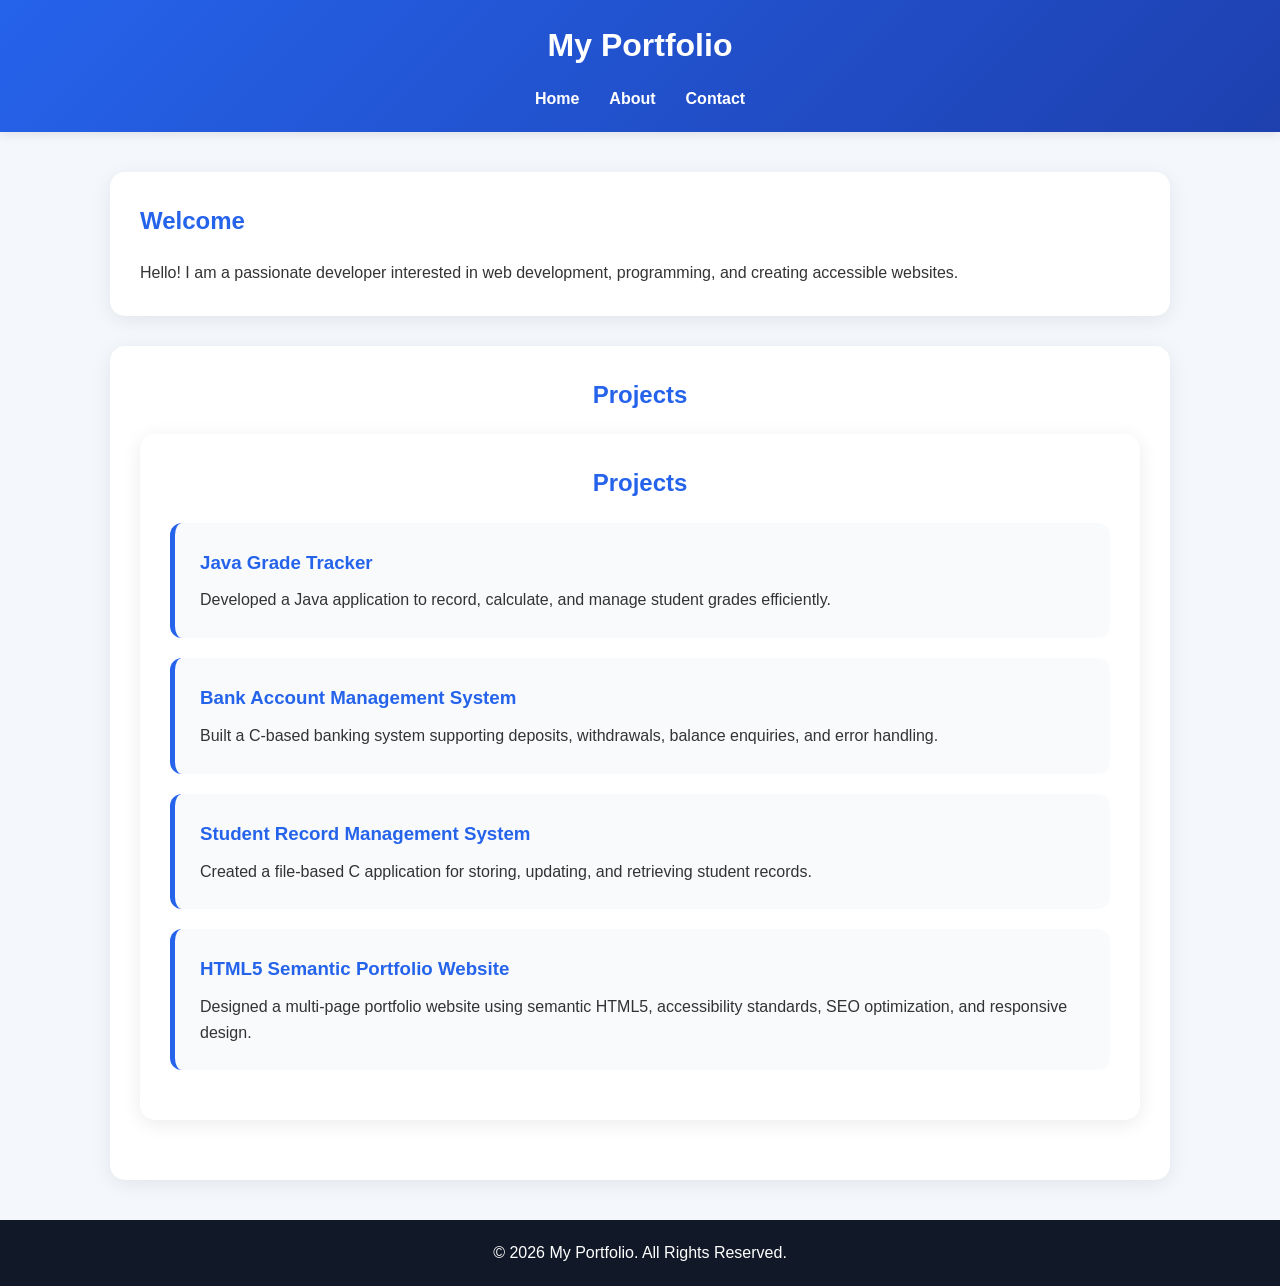
<file: TechnoHacks_Task1/index.html>
<!DOCTYPE html>
<html lang="en">
<head>
    <link rel="stylesheet" href="style.css">
    <meta charset="UTF-8">
    <meta name="description" content="Personal Portfolio Website showcasing projects, skills, and contact information.">
    <meta name="keywords" content="portfolio, web developer, HTML5, accessibility">
    <meta name="author" content="Your Name">
    <meta name="viewport" content="width=device-width, initial-scale=1.0">

    <title>My Portfolio | Home</title>
</head>

<body>

<header role="banner">
    <h1>My Portfolio</h1>

    <nav aria-label="Main Navigation">
        <ul>
            <li><a href="index.html" aria-current="page">Home</a></li>
            <li><a href="about.html">About</a></li>
            <li><a href="contact.html">Contact</a></li>
        </ul>
    </nav>
</header>

<main id="main-content">

    <section aria-labelledby="intro-heading">
        <h2 id="intro-heading">Welcome</h2>
        <p>
            Hello! I am a passionate developer interested in web development,
            programming, and creating accessible websites.
        </p>
    </section>

    <section aria-labelledby="projects-heading">
        <h2 id="projects-heading">Projects</h2>

<section aria-labelledby="projects-heading">
    <h2 id="projects-heading">Projects</h2>

    <article>
        <h3>Java Grade Tracker</h3>
        <p>
            Developed a Java application to record, calculate,
            and manage student grades efficiently.
        </p>
    </article>

    <article>
        <h3>Bank Account Management System</h3>
        <p>
            Built a C-based banking system supporting deposits,
            withdrawals, balance enquiries, and error handling.
        </p>
    </article>

    <article>
        <h3>Student Record Management System</h3>
        <p>
            Created a file-based C application for storing,
            updating, and retrieving student records.
        </p>
    </article>

    <article>
        <h3>HTML5 Semantic Portfolio Website</h3>
        <p>
            Designed a multi-page portfolio website using
            semantic HTML5, accessibility standards,
            SEO optimization, and responsive design.
        </p>
    </article>

</section>

    </section>

</main>

<footer>
    <p>&copy; 2026 My Portfolio. All Rights Reserved.</p>
</footer>

</body>
</html>
</file>
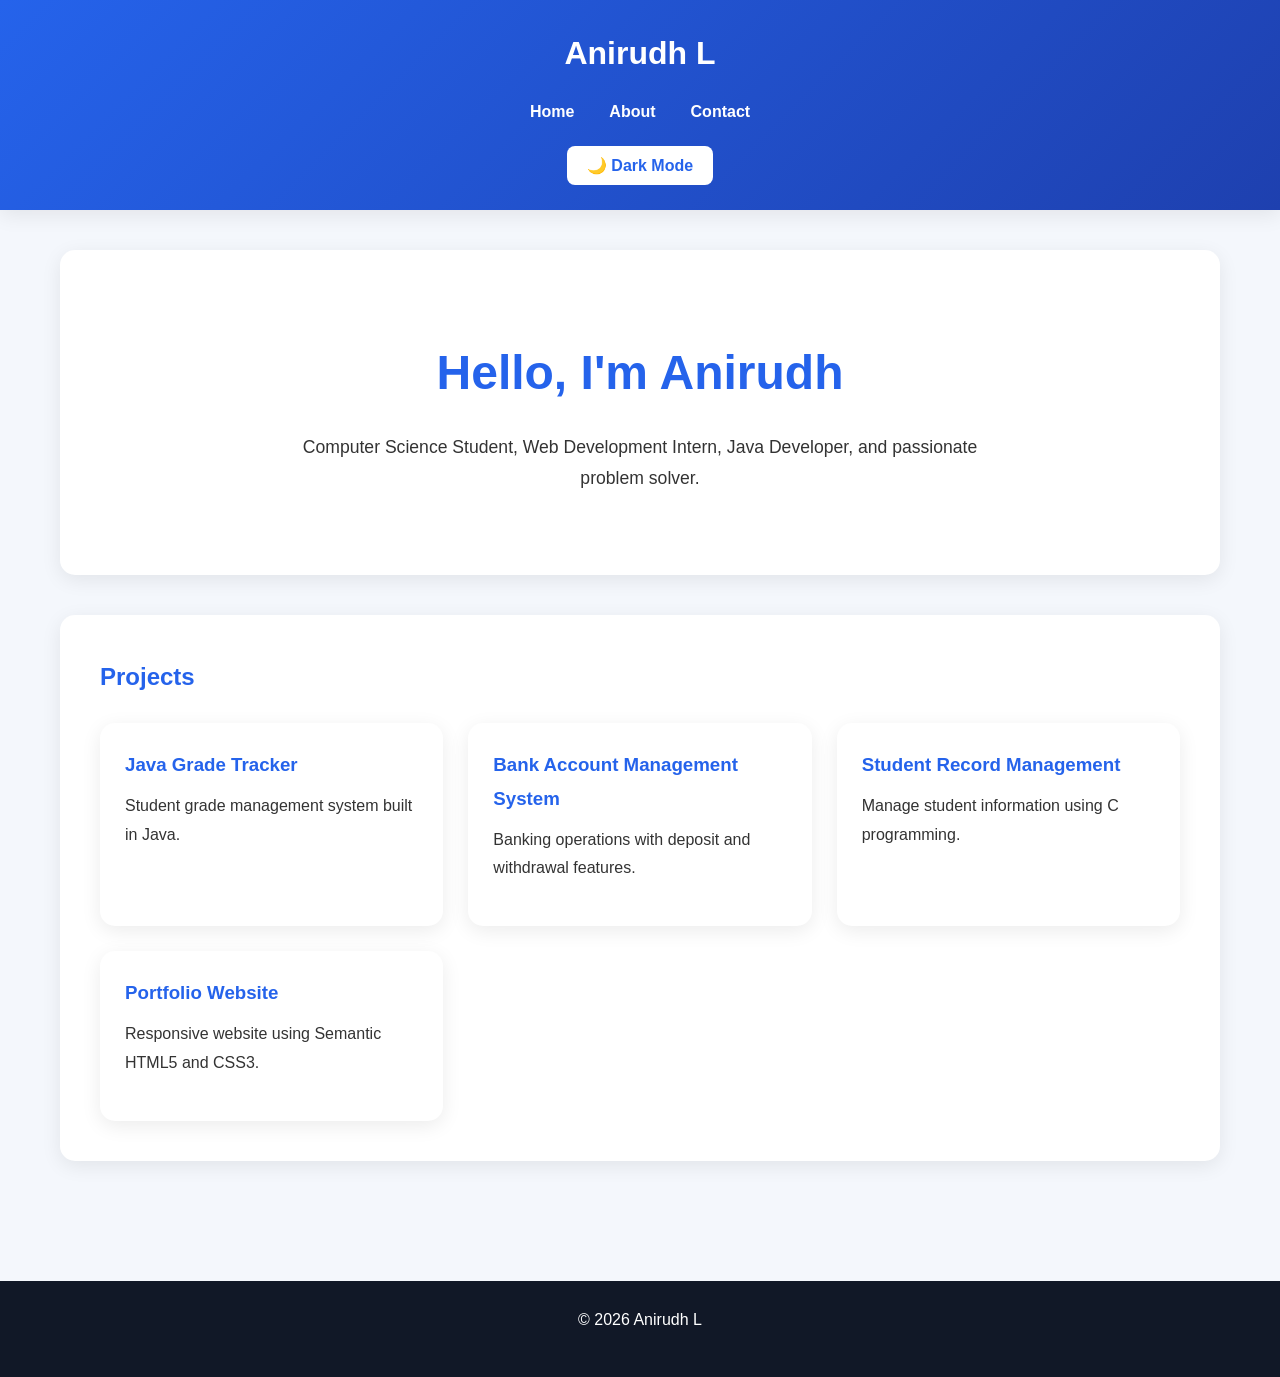
<file: TechnoHacks_Task2/index.html>
<!DOCTYPE html>
<html lang="en">
<head>
    <meta charset="UTF-8">
    <meta name="viewport" content="width=device-width, initial-scale=1.0">
    <title>My Portfolio</title>

    <link rel="stylesheet" href="style.css">
</head>
<body>

<header>
    <h1>Anirudh L</h1>

    <nav>
        <ul>
            <li><a href="index.html">Home</a></li>
            <li><a href="about.html">About</a></li>
            <li><a href="contact.html">Contact</a></li>
        </ul>
    </nav>

    <button id="theme-toggle">🌙 Dark Mode</button>
</header>

<main>

<section class="hero">
    <h2>Hello, I'm Anirudh</h2>
    <p>
        Computer Science Student, Web Development Intern,
        Java Developer, and passionate problem solver.
    </p>
</section>

    <section>
        <h2 id="projects-heading">Projects</h2>

        <div class="projects-grid">

            <article>
                <h3>Java Grade Tracker</h3>
                <p>Student grade management system built in Java.</p>
            </article>

            <article>
                <h3>Bank Account Management System</h3>
                <p>Banking operations with deposit and withdrawal features.</p>
            </article>

            <article>
                <h3>Student Record Management</h3>
                <p>Manage student information using C programming.</p>
            </article>

            <article>
                <h3>Portfolio Website</h3>
                <p>Responsive website using Semantic HTML5 and CSS3.</p>
            </article>

        </div>
    </section>

</main>

<footer>
    <p>&copy; 2026 Anirudh L</p>
</footer>

<script src="script.js"></script>

</body>
</html>
</file>
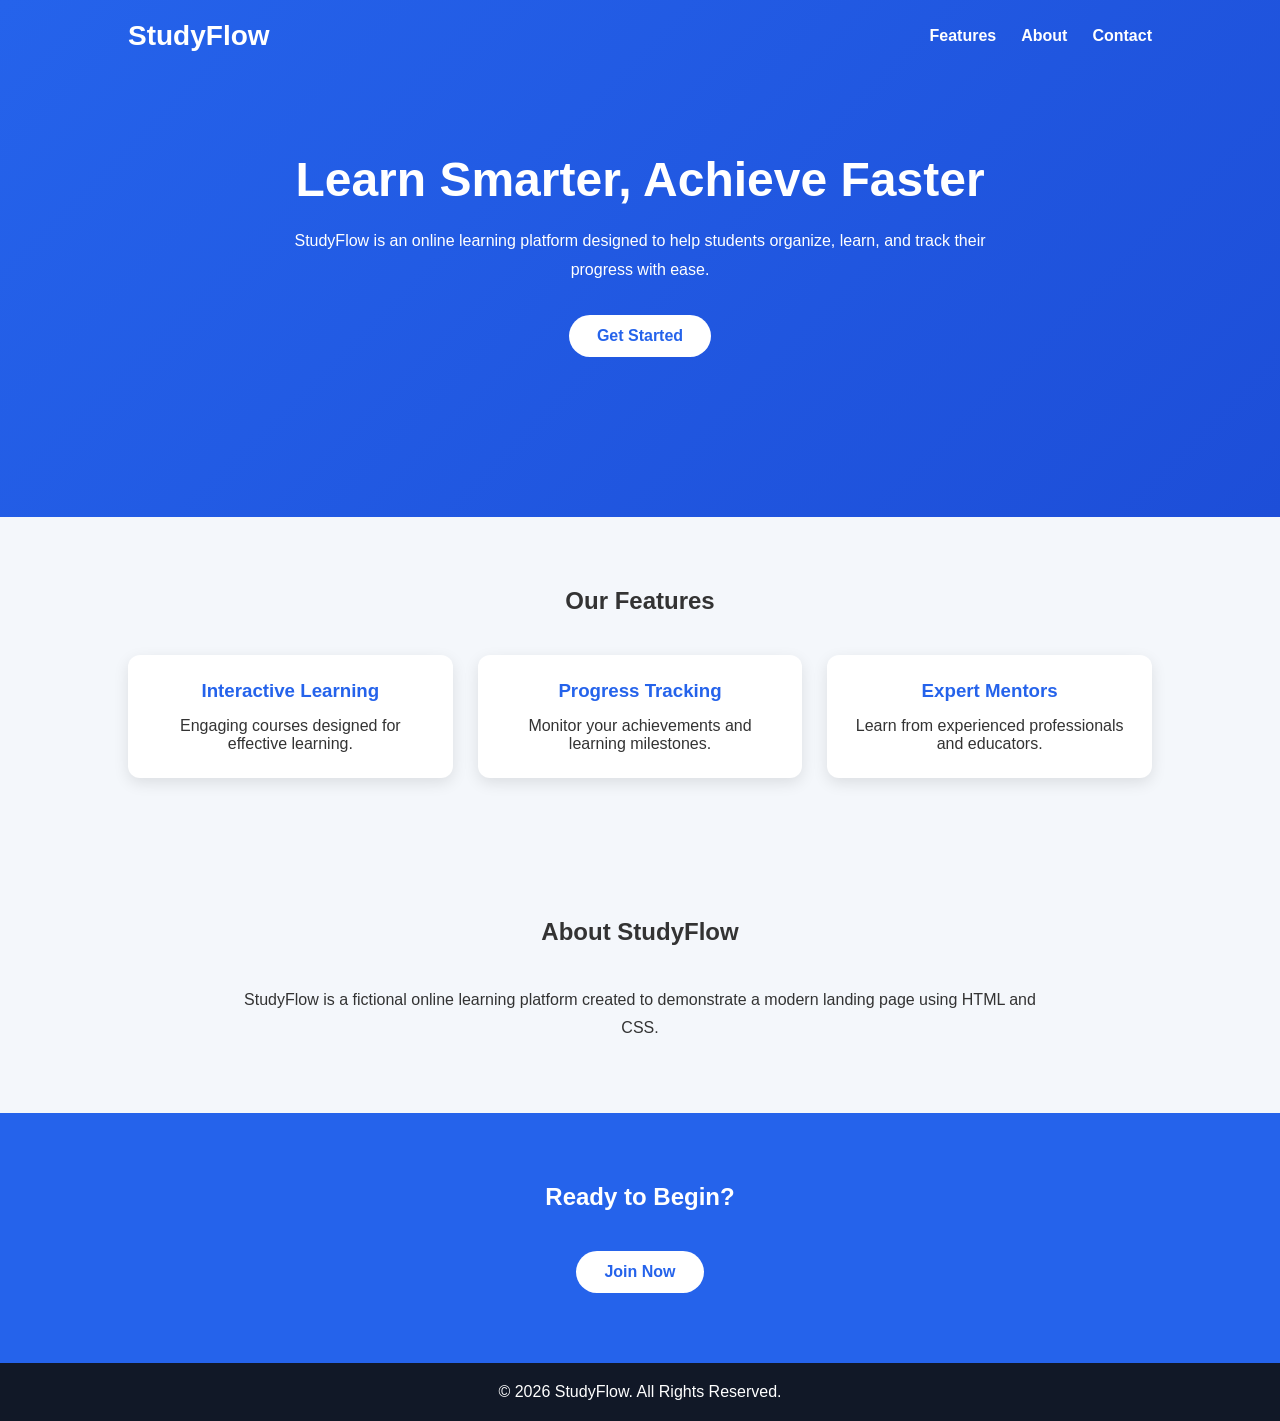
<file: TechnoHacks_Task3/index.html>
<!DOCTYPE html>
<html lang="en">
<head>
    <meta charset="UTF-8">
    <meta name="viewport" content="width=device-width, initial-scale=1.0">
    <title>StudyFlow - Smart Learning Platform</title>
    <link rel="stylesheet" href="style.css">
</head>
<body>

<header>
    <nav>
        <h2 class="logo">StudyFlow</h2>
        <ul>
            <li><a href="#features">Features</a></li>
            <li><a href="#about">About</a></li>
            <li><a href="#contact">Contact</a></li>
        </ul>
    </nav>

    <div class="hero">
        <div class="hero-text">
            <h1>Learn Smarter, Achieve Faster</h1>
            <p>
                StudyFlow is an online learning platform designed to help
                students organize, learn, and track their progress with ease.
            </p>

            <a href="#" class="btn">Get Started</a>
        </div>
    </div>
</header>

<section id="features" class="features">
    <h2>Our Features</h2>

    <div class="cards">

        <div class="card">
            <h3>Interactive Learning</h3>
            <p>Engaging courses designed for effective learning.</p>
        </div>

        <div class="card">
            <h3>Progress Tracking</h3>
            <p>Monitor your achievements and learning milestones.</p>
        </div>

        <div class="card">
            <h3>Expert Mentors</h3>
            <p>Learn from experienced professionals and educators.</p>
        </div>

    </div>
</section>

<section id="about" class="about">
    <h2>About StudyFlow</h2>

    <p>
        StudyFlow is a fictional online learning platform created to
        demonstrate a modern landing page using HTML and CSS.
    </p>
</section>

<section class="cta">
    <h2>Ready to Begin?</h2>
    <a href="#" class="btn">Join Now</a>
</section>

<footer id="contact">
    <p>© 2026 StudyFlow. All Rights Reserved.</p>
</footer>

</body>
</html>
</file>
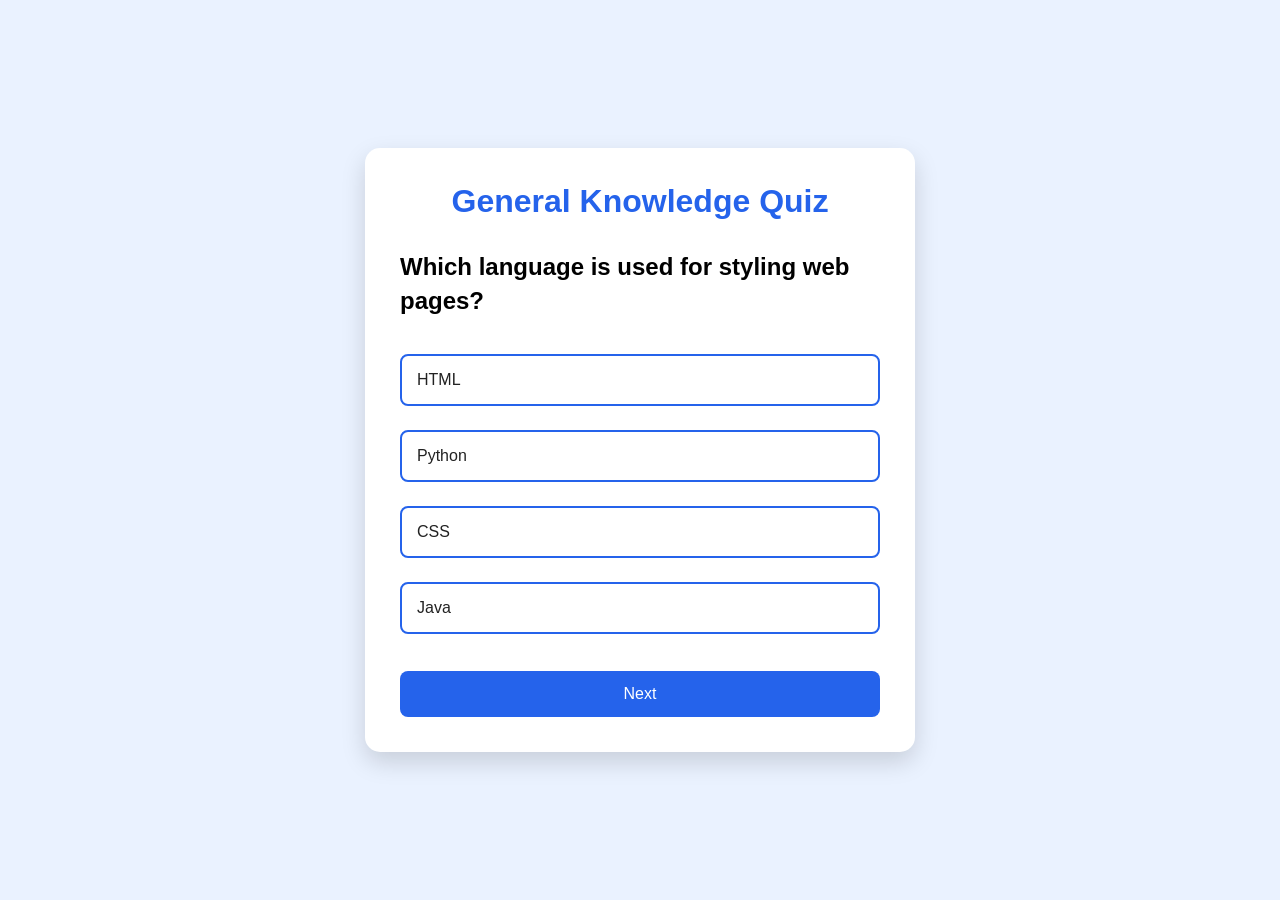
<file: TechnoHacks_Task4/index.html>
<!DOCTYPE html>
<html lang="en">
<head>
    <meta charset="UTF-8">
    <meta name="viewport" content="width=device-width, initial-scale=1.0">
    <title>Simple Quiz Application</title>
    <link rel="stylesheet" href="style.css">
</head>
<body>

<div class="quiz-container">
    <h1>General Knowledge Quiz</h1>

    <div id="quiz">
        <h2 id="question"></h2>

        <div id="options"></div>

        <button id="nextBtn">Next</button>
    </div>

    <div id="result" class="hidden">
        <h2>Your Score</h2>
        <p id="score"></p>

        <button onclick="restartQuiz()">Restart Quiz</button>
    </div>
</div>

<script src="script.js"></script>

</body>
</html>
</file>
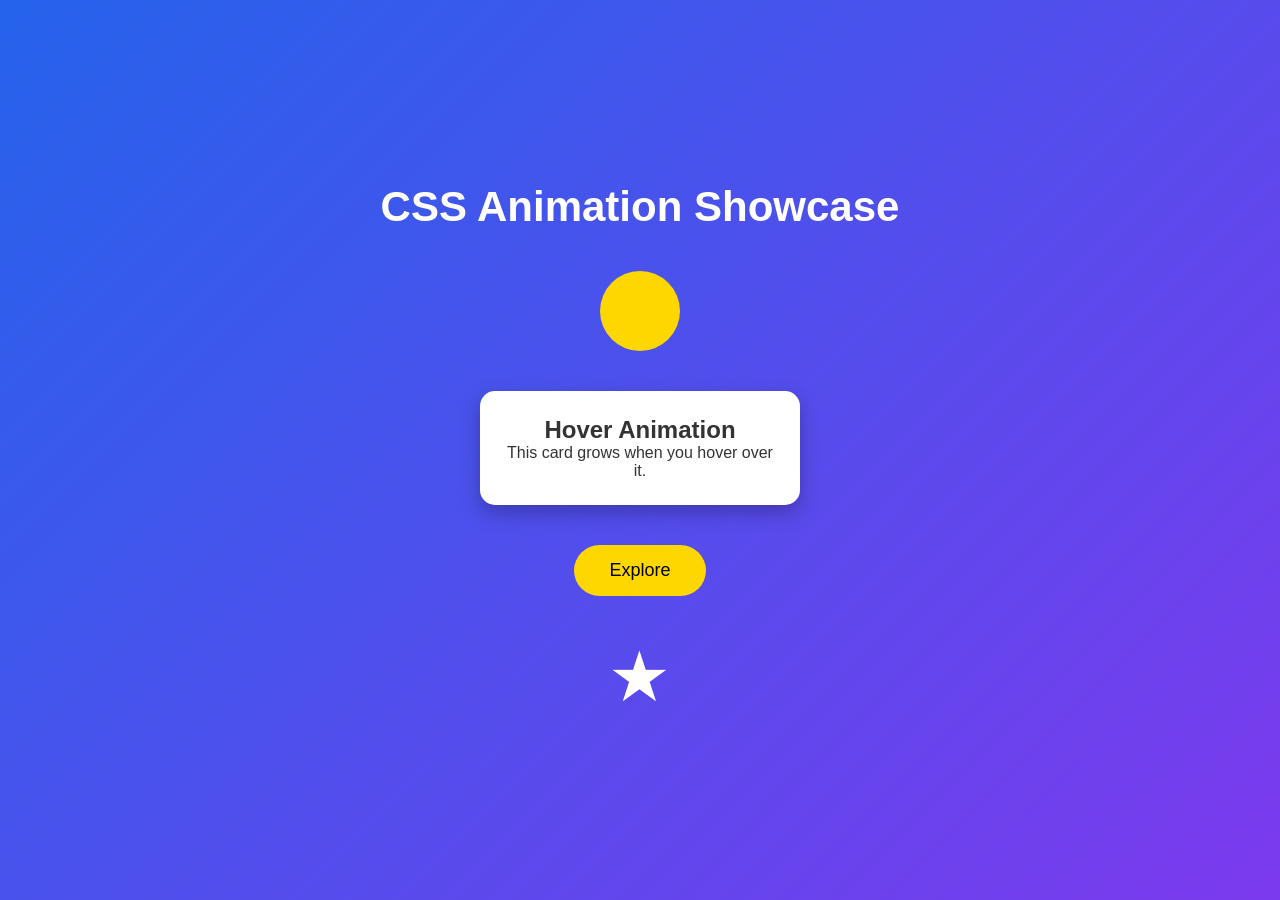
<file: TechnoHacks_Task5/index.html>
<!DOCTYPE html>
<html lang="en">
<head>
    <meta charset="UTF-8">
    <meta name="viewport" content="width=device-width, initial-scale=1.0">
    <title>CSS Animation Showcase</title>
    <link rel="stylesheet" href="style.css">
</head>
<body>

<div class="container">

    <h1 class="title">CSS Animation Showcase</h1>

    <div class="ball"></div>

    <div class="card">
        <h2>Hover Animation</h2>
        <p>This card grows when you hover over it.</p>
    </div>

    <button class="btn">Explore</button>

    <div class="star">★</div>

</div>

</body>
</html>
</file>
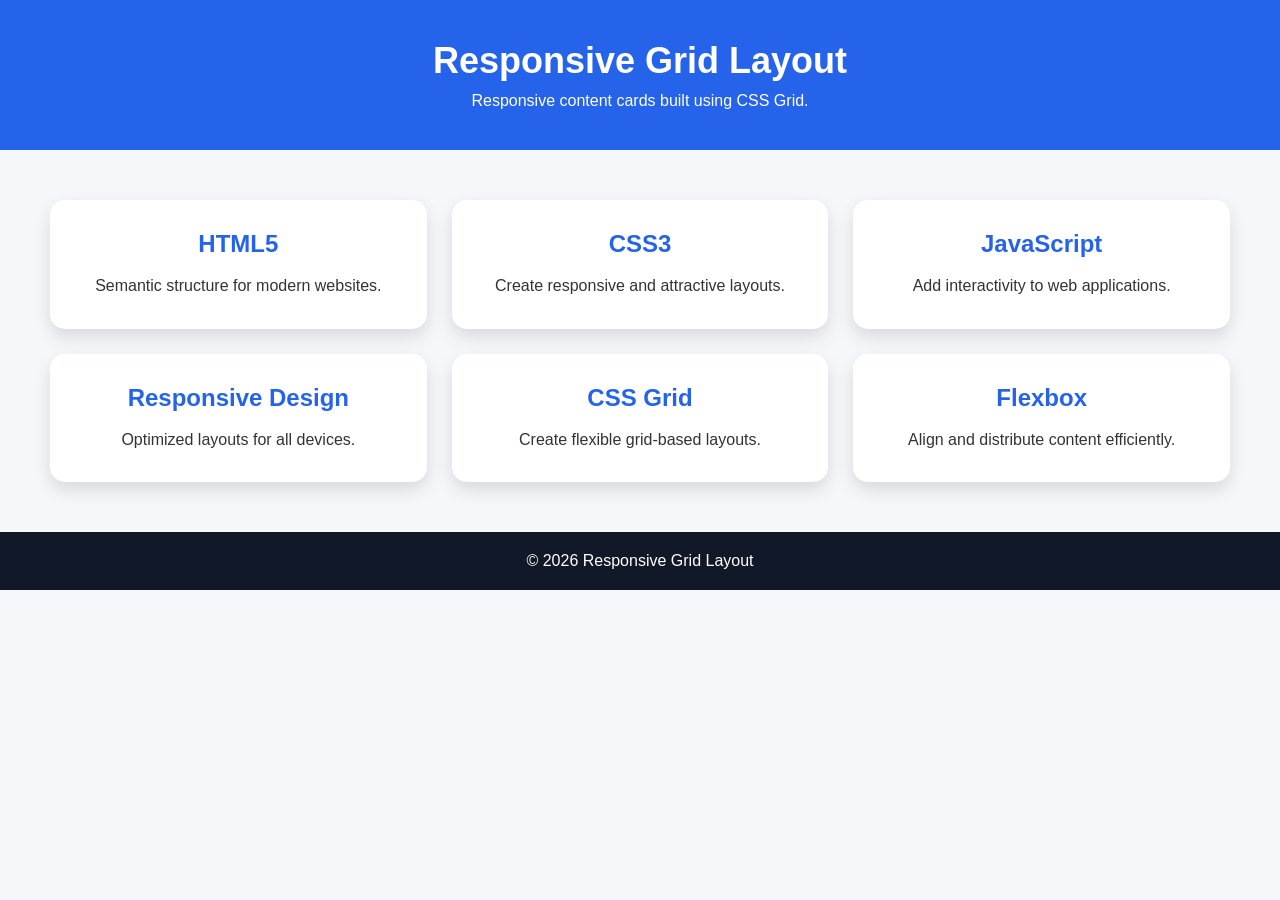
<file: TechnoHacks_Task6/index.html>
<!DOCTYPE html>
<html lang="en">
<head>
    <meta charset="UTF-8">
    <meta name="viewport" content="width=device-width, initial-scale=1.0">
    <title>Responsive Grid Layout</title>
    <link rel="stylesheet" href="style.css">
</head>
<body>

<header>
    <h1>Responsive Grid Layout</h1>
    <p>Responsive content cards built using CSS Grid.</p>
</header>

<section class="grid-container">

    <div class="card">
        <h2>HTML5</h2>
        <p>Semantic structure for modern websites.</p>
    </div>

    <div class="card">
        <h2>CSS3</h2>
        <p>Create responsive and attractive layouts.</p>
    </div>

    <div class="card">
        <h2>JavaScript</h2>
        <p>Add interactivity to web applications.</p>
    </div>

    <div class="card">
        <h2>Responsive Design</h2>
        <p>Optimized layouts for all devices.</p>
    </div>

    <div class="card">
        <h2>CSS Grid</h2>
        <p>Create flexible grid-based layouts.</p>
    </div>

    <div class="card">
        <h2>Flexbox</h2>
        <p>Align and distribute content efficiently.</p>
    </div>

</section>

<footer>
    <p>© 2026 Responsive Grid Layout</p>
</footer>

</body>
</html>
</file>
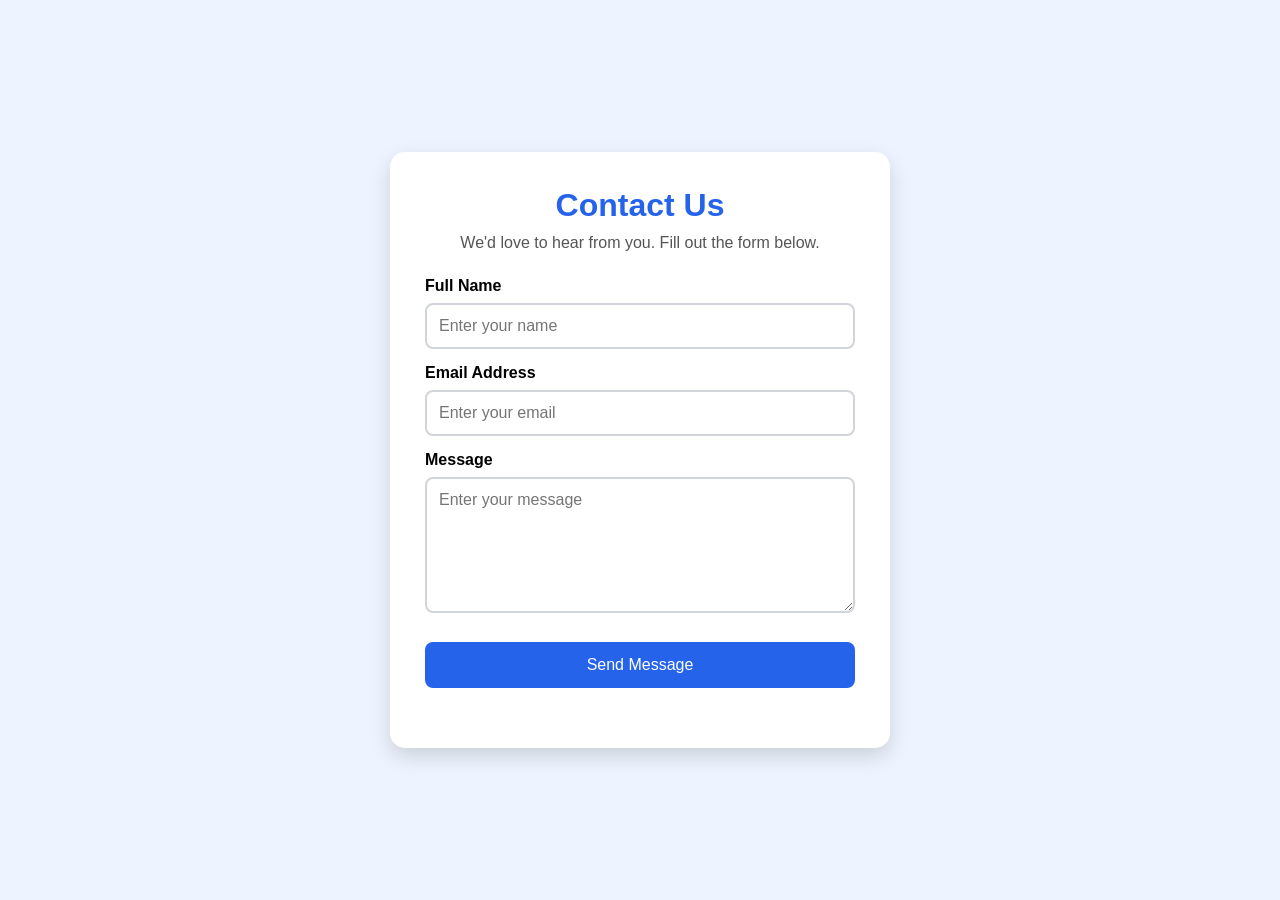
<file: TechnoHacks_Task7/index.html>
<!DOCTYPE html>
<html lang="en">
<head>
    <meta charset="UTF-8">
    <meta name="viewport" content="width=device-width, initial-scale=1.0">
    <title>Contact Form</title>
    <link rel="stylesheet" href="style.css">
</head>
<body>

<div class="container">

    <h1>Contact Us</h1>

    <p>We'd love to hear from you. Fill out the form below.</p>

    <form id="contactForm">

        <label>Full Name</label>
        <input type="text" id="name" placeholder="Enter your name">

        <label>Email Address</label>
        <input type="email" id="email" placeholder="Enter your email">

        <label>Message</label>
        <textarea id="message" rows="6" placeholder="Enter your message"></textarea>

        <button type="submit">Send Message</button>

    </form>

    <p id="status"></p>

</div>

<script src="script.js"></script>

</body>
</html>
</file>
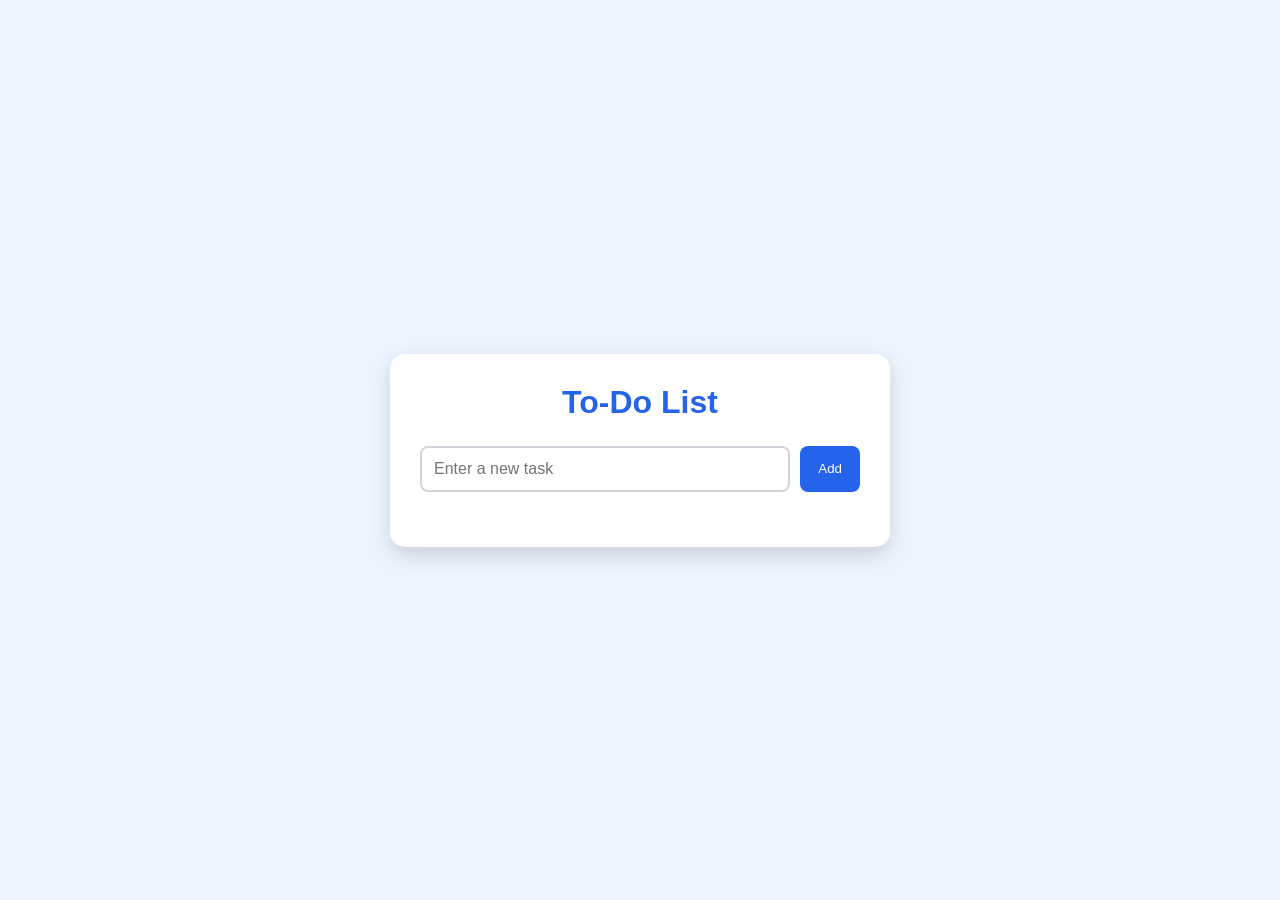
<file: TechnoHacks_Task8/index.html>
<!DOCTYPE html>
<html lang="en">
<head>
    <meta charset="UTF-8">
    <meta name="viewport" content="width=device-width, initial-scale=1.0">
    <title>To-Do List Application</title>
    <link rel="stylesheet" href="style.css">
</head>
<body>

<div class="container">

    <h1>To-Do List</h1>

    <div class="input-section">
        <input type="text" id="taskInput" placeholder="Enter a new task">
        <button onclick="addTask()">Add</button>
    </div>

    <ul id="taskList"></ul>

</div>

<script src="script.js"></script>

</body>
</html>
</file>
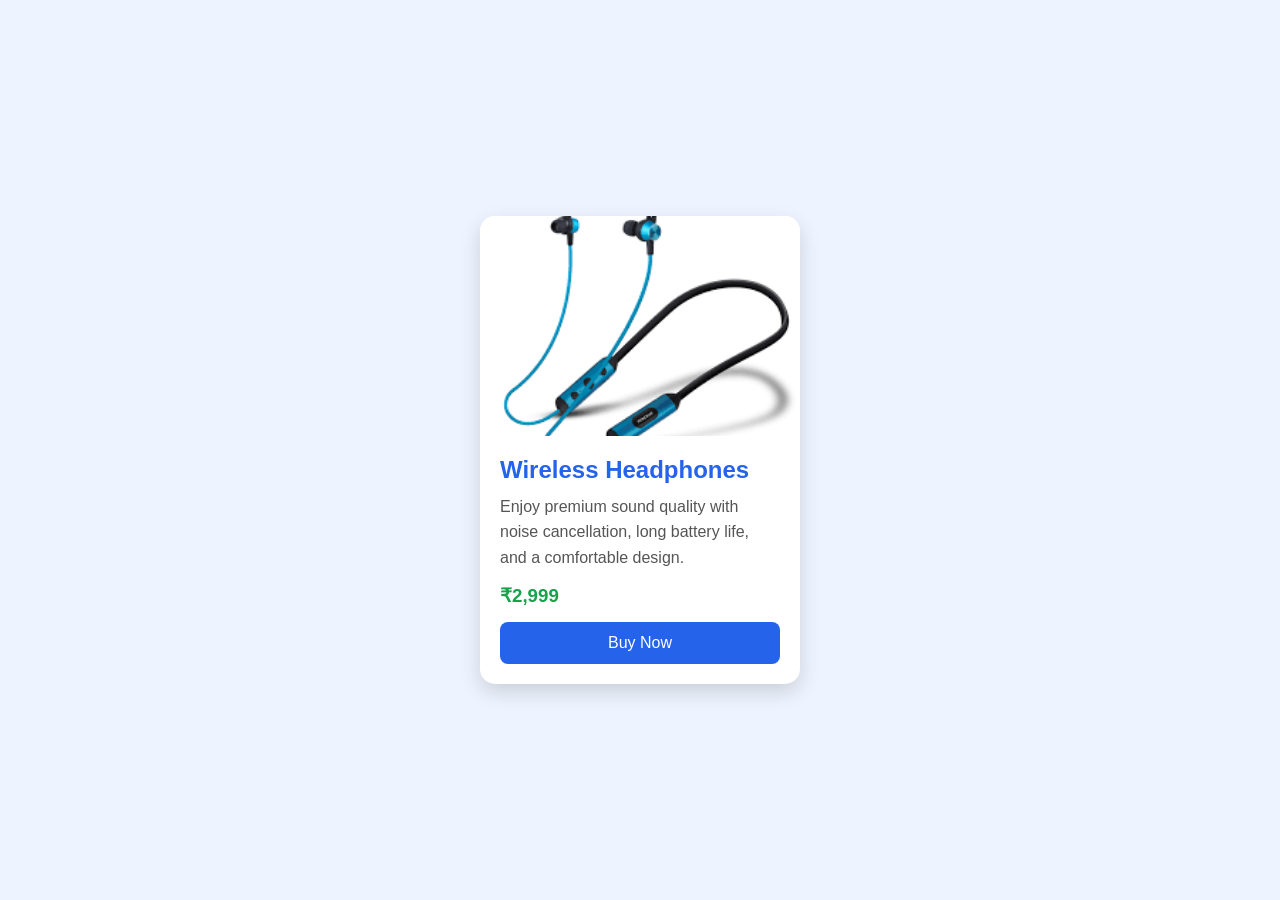
<file: TechnoHacks_Task9/index.html>
<!DOCTYPE html>
<html lang="en">
<head>
    <meta charset="UTF-8">
    <meta name="viewport" content="width=device-width, initial-scale=1.0">
    <title>Product Card</title>
    <link rel="stylesheet" href="style.css">
</head>
<body>

<div class="container">

    <div class="product-card">

        <img src="image.png" alt="Wireless Headphones">

        <h2>Wireless Headphones</h2>

        <p>
            Enjoy premium sound quality with noise cancellation,
            long battery life, and a comfortable design.
        </p>

        <h3>₹2,999</h3>

        <button>Buy Now</button>

    </div>

</div>

</body>
</html>
</file>
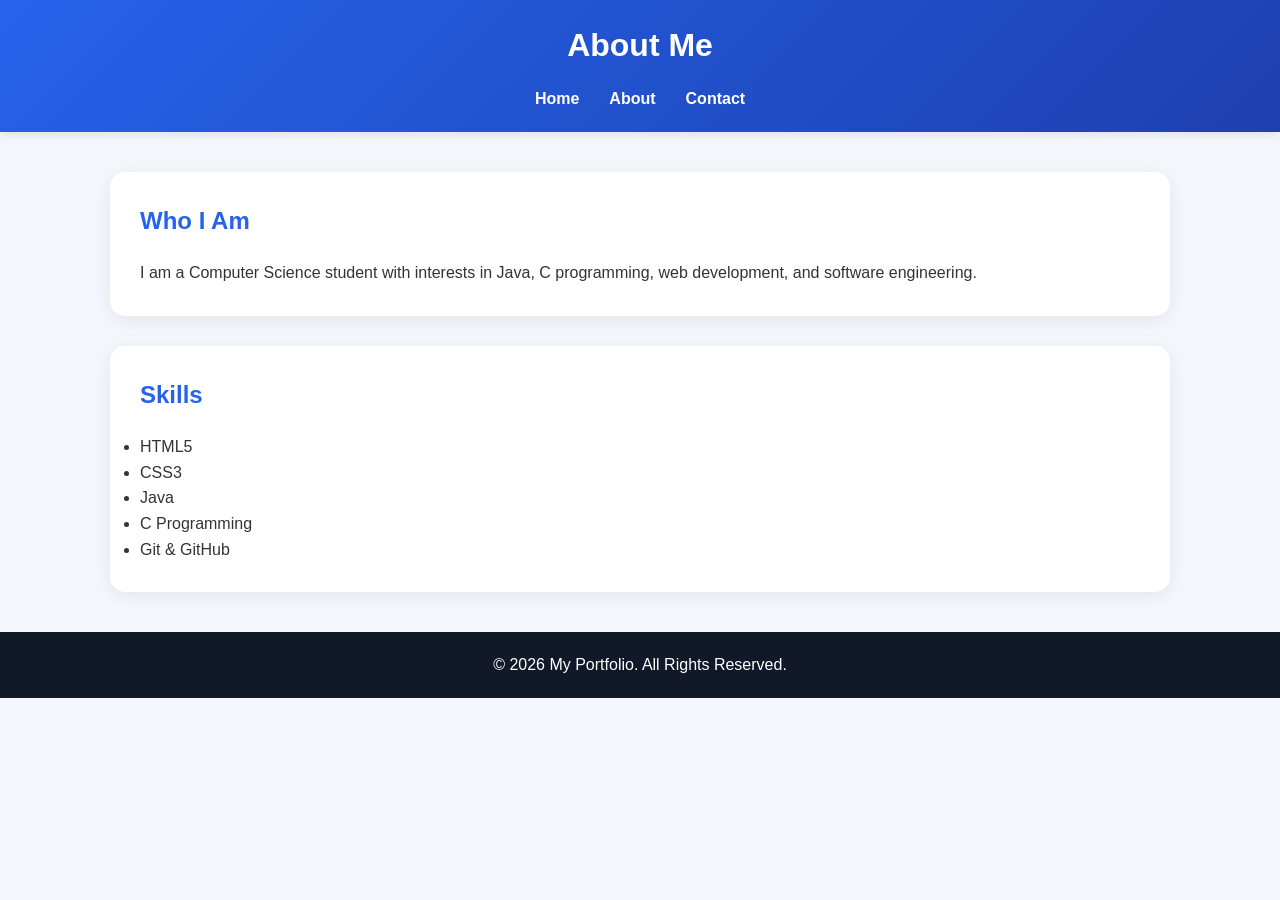
<file: TechnoHacks_Task1/about.html>
<!DOCTYPE html>
<html lang="en">
<head>
    <link rel="stylesheet" href="style.css">
    <meta charset="UTF-8">
    <meta name="description" content="Learn more about my skills, education, and experience.">
    <meta name="viewport" content="width=device-width, initial-scale=1.0">

    <title>My Portfolio | About</title>
</head>

<body>

<header>
    <h1>About Me</h1>

    <nav aria-label="Main Navigation">
        <ul>
            <li><a href="index.html">Home</a></li>
            <li><a href="about.html" aria-current="page">About</a></li>
            <li><a href="contact.html">Contact</a></li>
        </ul>
    </nav>
</header>

<main>

    <section aria-labelledby="about-heading">
        <h2 id="about-heading">Who I Am</h2>

        <p>
            I am a Computer Science student with interests in Java,
            C programming, web development, and software engineering.
        </p>
    </section>
        <section aria-labelledby="skills-heading">
        <h2 id="skills-heading">Skills</h2>

        <ul>
            <li>HTML5</li>
            <li>CSS3</li>
            <li>Java</li>
            <li>C Programming</li>
            <li>Git & GitHub</li>
        </ul>

    </section>

</main>

<footer>
    <p>&copy; 2026 My Portfolio. All Rights Reserved.</p>
</footer>

</body>
</html>
</file>
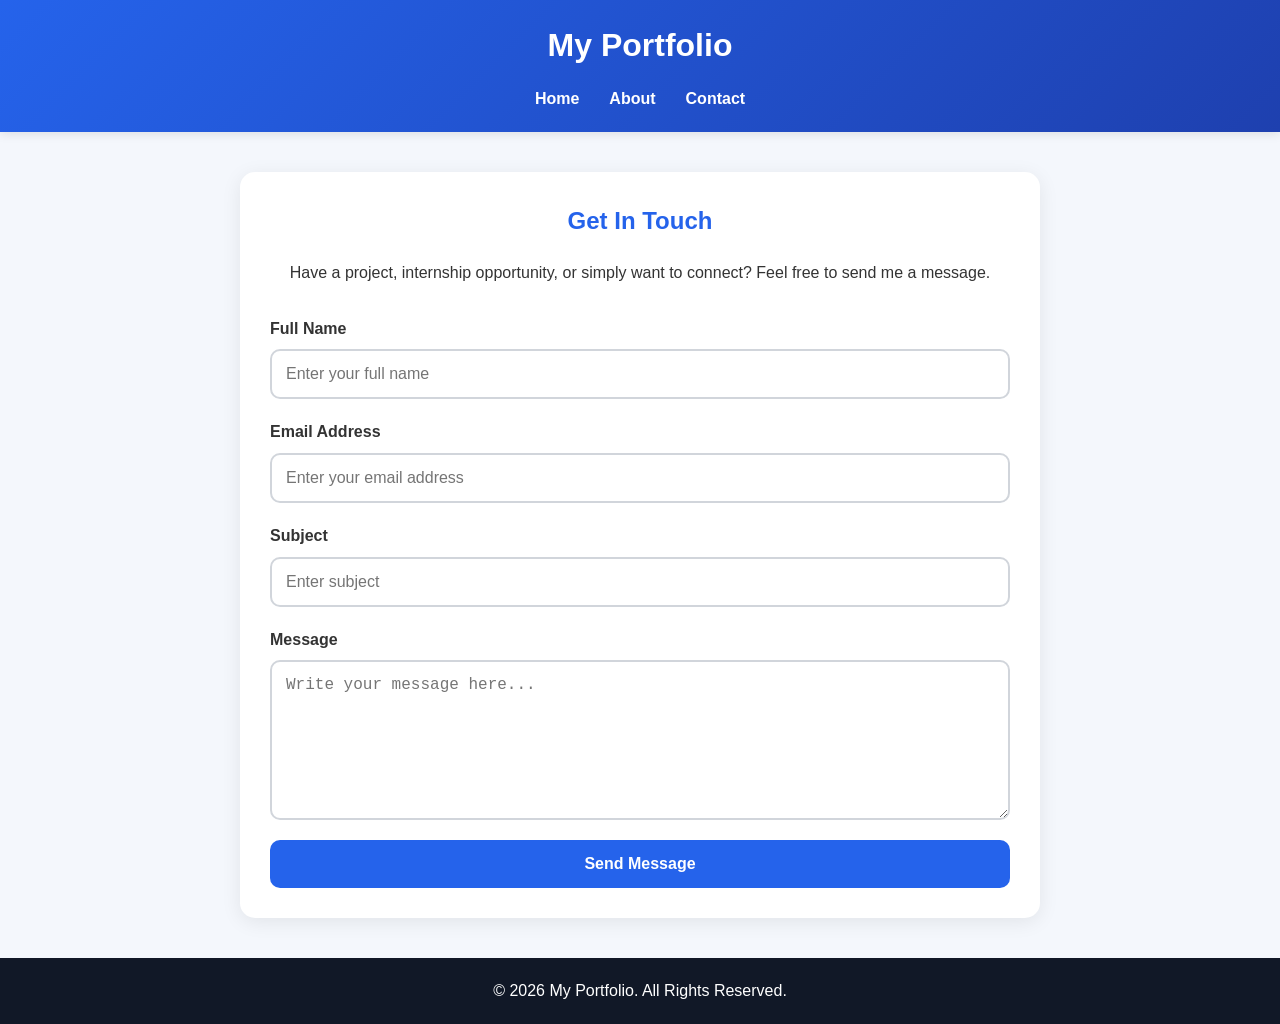
<file: TechnoHacks_Task1/contact.html>
<!DOCTYPE html>
<html lang="en">
<head>
    <meta charset="UTF-8">
    <meta name="description" content="Contact me through this accessible contact form.">
    <meta name="keywords" content="Contact, Portfolio, Web Developer">
    <meta name="author" content="Anirudh">
    <meta name="viewport" content="width=device-width, initial-scale=1.0">

    <title>My Portfolio | Contact</title>

    <link rel="stylesheet" href="style.css">
</head>

<body>

<header role="banner">
    <h1>My Portfolio</h1>

    <nav aria-label="Main Navigation">
        <ul>
            <li><a href="index.html">Home</a></li>
            <li><a href="about.html">About</a></li>
            <li><a href="contact.html" aria-current="page">Contact</a></li>
        </ul>
    </nav>
</header>

<main>

    <section aria-labelledby="contact-heading" class="contact-section">

        <h2 id="contact-heading">Get In Touch</h2>

        <p>
            Have a project, internship opportunity, or simply want to connect?
            Feel free to send me a message.
        </p>

        <form aria-label="Contact Form" class="contact-form">

            <div class="form-group">
                <label for="name">Full Name</label>

                <input
                    type="text"
                    id="name"
                    name="name"
                    placeholder="Enter your full name"
                    required
                    aria-required="true">
            </div>

            <div class="form-group">
                <label for="email">Email Address</label>

                <input
                    type="email"
                    id="email"
                    name="email"
                    placeholder="Enter your email address"
                    required
                    aria-required="true">
            </div>

            <div class="form-group">
                <label for="subject">Subject</label>

                <input
                    type="text"
                    id="subject"
                    name="subject"
                    placeholder="Enter subject">
            </div>

            <div class="form-group">
                <label for="message">Message</label>

                <textarea
                    id="message"
                    name="message"
                    rows="6"
                    placeholder="Write your message here..."
                    required
                    aria-required="true"></textarea>
            </div>

            <button type="submit">Send Message</button>

        </form>

    </section>

</main>

<footer>
    <p>&copy; 2026 My Portfolio. All Rights Reserved.</p>
</footer>

</body>
</html>
</file>
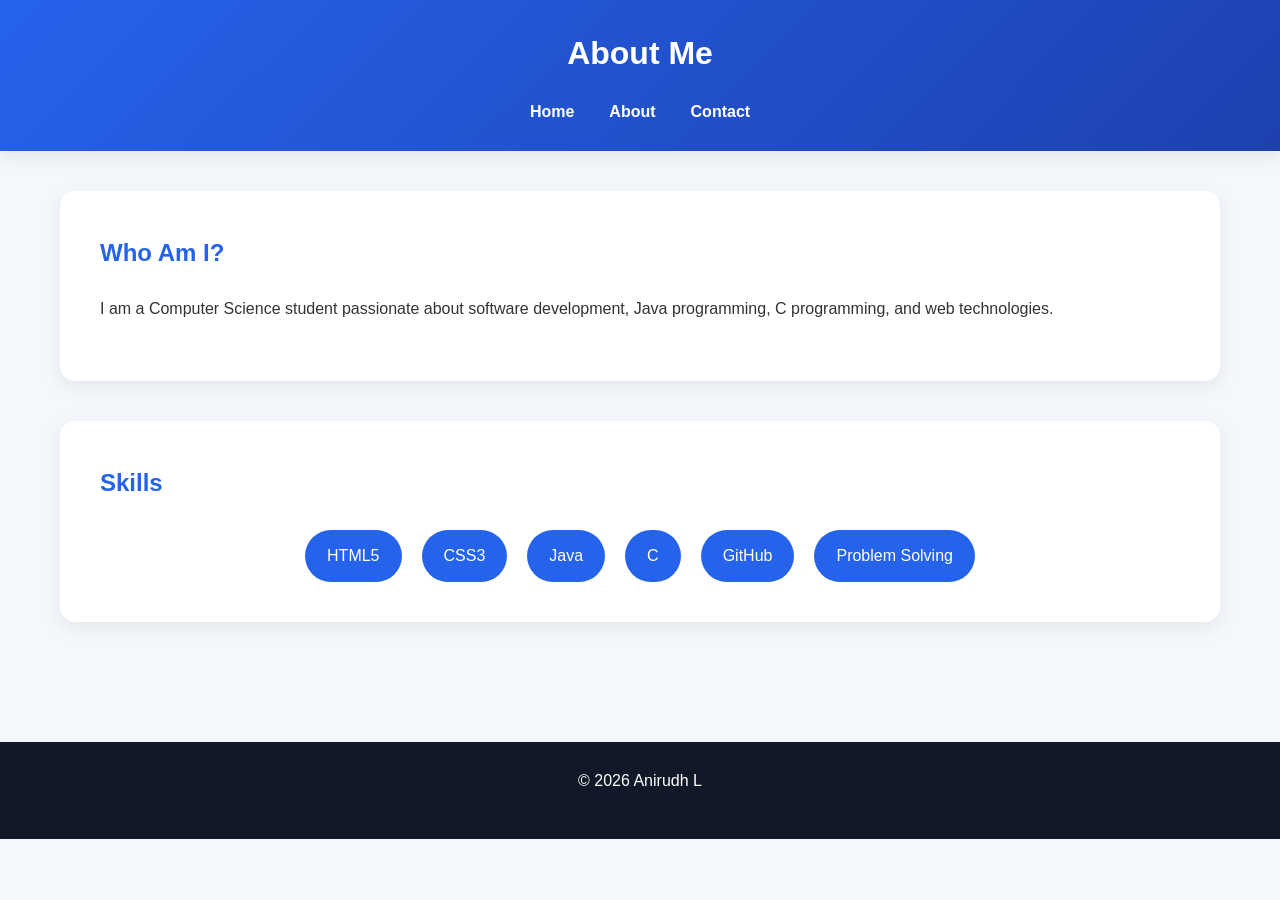
<file: TechnoHacks_Task2/about.html>
<!DOCTYPE html>
<html lang="en">
<head>
    <meta charset="UTF-8">
    <meta name="viewport" content="width=device-width, initial-scale=1.0">
    <title>About</title>

    <link rel="stylesheet" href="style.css">
</head>
<body>

<header>
    <h1>About Me</h1>

    <nav>
        <ul>
            <li><a href="index.html">Home</a></li>
            <li><a href="about.html">About</a></li>
            <li><a href="contact.html">Contact</a></li>
        </ul>
    </nav>
</header>

<main>

<section>
    <h2>Who Am I?</h2>

    <p>
        I am a Computer Science student passionate about software development,
        Java programming, C programming, and web technologies.
    </p>
</section>

<section>
    <h2>Skills</h2>

    <div class="skills">
        <div class="skill">HTML5</div>
        <div class="skill">CSS3</div>
        <div class="skill">Java</div>
        <div class="skill">C</div>
        <div class="skill">GitHub</div>
        <div class="skill">Problem Solving</div>
    </div>
</section>

</main>

<footer>
    <p>&copy; 2026 Anirudh L</p>
</footer>

</body>
</html>
</file>
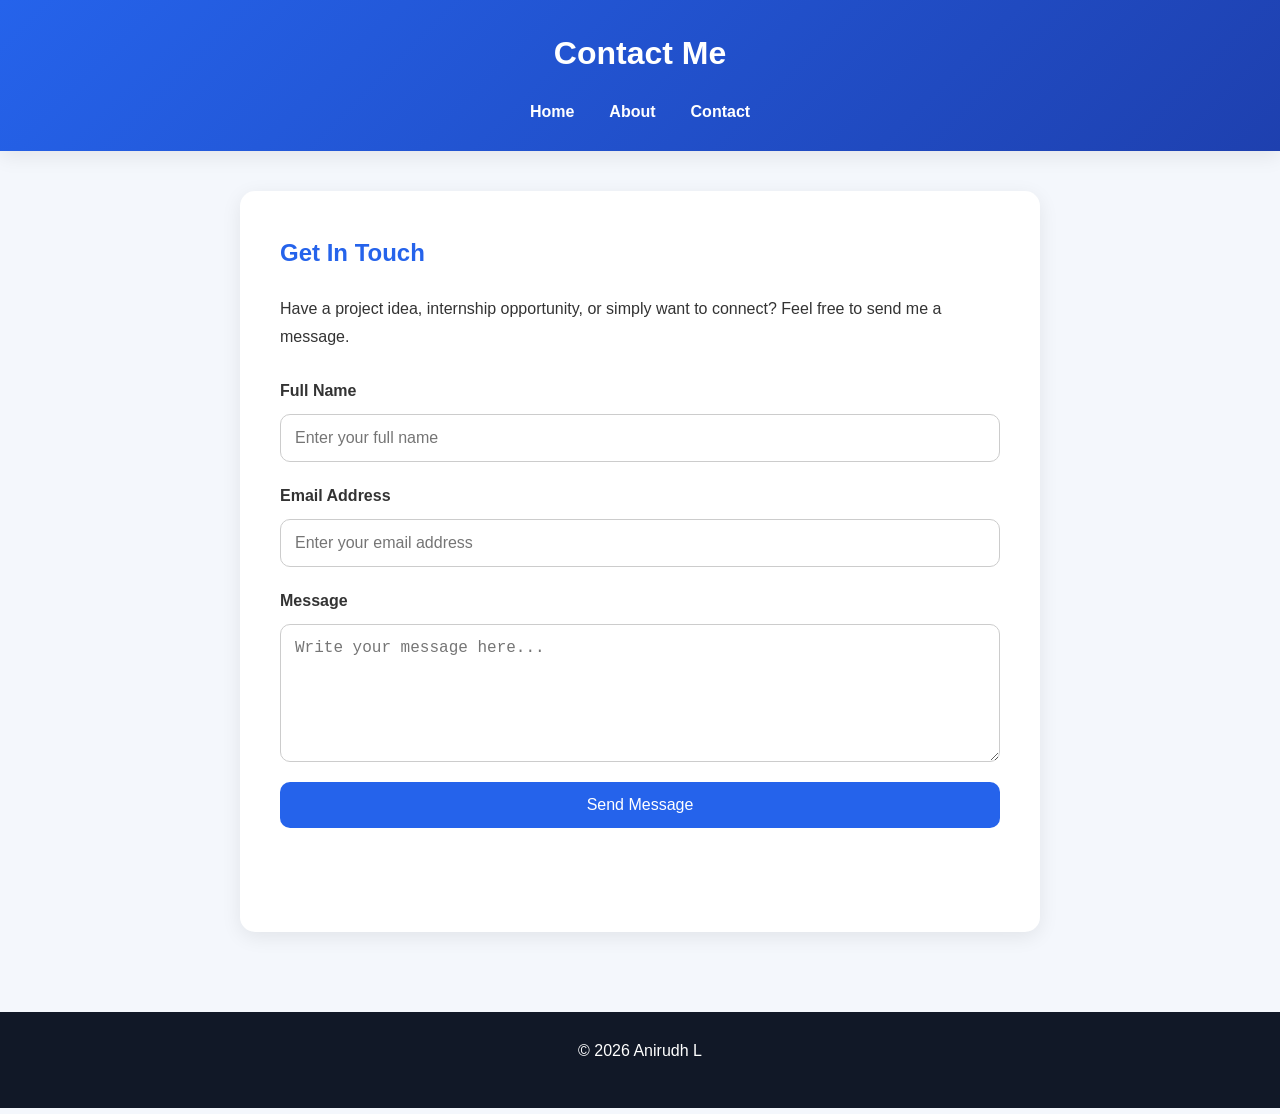
<file: TechnoHacks_Task2/contact.html>
<!DOCTYPE html>
<html lang="en">
<head>
    <meta charset="UTF-8">
    <meta name="viewport" content="width=device-width, initial-scale=1.0">
    <title>Contact</title>

    <link rel="stylesheet" href="style.css">
</head>
<body>

<header>
    <h1>Contact Me</h1>

    <nav>
        <ul>
            <li><a href="index.html">Home</a></li>
            <li><a href="about.html">About</a></li>
            <li><a href="contact.html">Contact</a></li>
        </ul>
    </nav>
</header>

<main>

<section class="contact-section">

    <h2>Get In Touch</h2>

    <p>
        Have a project idea, internship opportunity, or simply want to connect?
        Feel free to send me a message.
    </p>

    <form class="contact-form">

        <div class="form-group">
            <label for="name">Full Name</label>
            <input
                type="text"
                id="name"
                placeholder="Enter your full name">
        </div>

        <div class="form-group">
            <label for="email">Email Address</label>
            <input
                type="email"
                id="email"
                placeholder="Enter your email address">
        </div>

        <div class="form-group">
            <label for="message">Message</label>
            <textarea
                id="message"
                rows="6"
                placeholder="Write your message here..."></textarea>
        </div>

        <button type="submit">
            Send Message
        </button>

        <div id="form-message"></div>

    </form>

</section>

</main>

<footer>
    <p>&copy; 2026 Anirudh L</p>
</footer>

<script src="script.js"></script>

</body>
</html>
</file>
<file: TechnoHacks_Task1/style.css>
/* =========================
   GLOBAL STYLES
========================= */

* {
    margin: 0;
    padding: 0;
    box-sizing: border-box;
}

body {
    font-family: Arial, Helvetica, sans-serif;
    background: #f4f7fc;
    color: #333;
    line-height: 1.6;
}

/* =========================
   HEADER
========================= */

header {
    background: linear-gradient(135deg, #2563eb, #1e40af);
    color: white;
    padding: 20px;
    position: sticky;
    top: 0;
    z-index: 1000;
    box-shadow: 0 2px 10px rgba(0,0,0,0.1);
}

header h1 {
    text-align: center;
    margin-bottom: 15px;
}

nav ul {
    list-style: none;
    display: flex;
    justify-content: center;
    gap: 30px;
}

nav a {
    text-decoration: none;
    color: white;
    font-weight: bold;
    transition: 0.3s ease;
}

nav a:hover,
nav a:focus {
    color: #ffd700;
}

/* =========================
   MAIN CONTENT
========================= */

main {
    max-width: 1100px;
    margin: 40px auto;
    padding: 0 20px;
}

/* =========================
   HERO SECTION
========================= */

.hero {
    text-align: center;
    background: white;
    padding: 60px 30px;
    border-radius: 15px;
    box-shadow: 0 4px 20px rgba(0,0,0,0.08);
    margin-bottom: 30px;
}

.hero h2 {
    font-size: 2.8rem;
    color: #2563eb;
    margin-bottom: 15px;
}

.hero p {
    font-size: 1.1rem;
    margin-bottom: 25px;
}

.cta-btn {
    display: inline-block;
    text-decoration: none;
    background: #2563eb;
    color: white;
    padding: 12px 25px;
    border-radius: 8px;
    transition: 0.3s;
}

.cta-btn:hover {
    background: #1e40af;
    transform: scale(1.05);
}

/* =========================
   SECTIONS
========================= */

section {
    background: white;
    padding: 30px;
    border-radius: 15px;
    margin-bottom: 30px;
    box-shadow: 0 4px 20px rgba(0,0,0,0.08);
}

section h2 {
    color: #2563eb;
    margin-bottom: 20px;
}

/* =========================
   PROJECTS
========================= */

#projects-heading {
    text-align: center;
}

article {
    background: #f8fafc;
    padding: 25px;
    border-radius: 12px;
    margin-bottom: 20px;
    transition: 0.3s ease;
    border-left: 5px solid #2563eb;
}

article:hover {
    transform: translateY(-5px);
    box-shadow: 0 8px 20px rgba(0,0,0,0.1);
}

article h3 {
    color: #2563eb;
    margin-bottom: 10px;
}

/* =========================
   SKILLS
========================= */

.skills {
    display: flex;
    flex-wrap: wrap;
    gap: 15px;
}

.skill {
    background: #2563eb;
    color: white;
    padding: 10px 18px;
    border-radius: 25px;
    transition: 0.3s;
}

.skill:hover {
    transform: scale(1.08);
    background: #1e40af;
}

/* =========================
   CONTACT PAGE
========================= */

.contact-section {
    max-width: 800px;
    margin: auto;
}

.contact-section h2 {
    text-align: center;
}

.contact-section p {
    text-align: center;
    margin-bottom: 30px;
}

.contact-form {
    display: flex;
    flex-direction: column;
    gap: 20px;
}

.form-group {
    width: 100%;
    display: flex;
    flex-direction: column;
}

.form-group label {
    margin-bottom: 8px;
    font-weight: bold;
}

.contact-form input,
.contact-form textarea {
    width: 100%;
    padding: 14px;
    border: 2px solid #d1d5db;
    border-radius: 10px;
    font-size: 16px;
}

.contact-form input:focus,
.contact-form textarea:focus {
    outline: none;
    border-color: #2563eb;
    box-shadow: 0 0 10px rgba(37,99,235,0.2);
}

.contact-form textarea {
    min-height: 160px;
    resize: vertical;
}

button {
    padding: 15px;
    border: none;
    background: #2563eb;
    color: white;
    font-size: 16px;
    font-weight: bold;
    border-radius: 10px;
    cursor: pointer;
    transition: 0.3s;
}

button:hover {
    background: #1e40af;
    transform: translateY(-2px);
}

/* =========================
   FOOTER
========================= */

footer {
    background: #111827;
    color: white;
    text-align: center;
    padding: 20px;
    margin-top: 40px;
}

/* =========================
   ACCESSIBILITY
========================= */

a:focus,
button:focus,
input:focus,
textarea:focus {
    outline: 3px solid #60a5fa;
    outline-offset: 2px;
}

/* =========================
   RESPONSIVE DESIGN
========================= */

@media (max-width: 768px) {

    nav ul {
        flex-direction: column;
        gap: 15px;
        text-align: center;
    }

    .hero h2 {
        font-size: 2rem;
    }

    .skills {
        justify-content: center;
    }

    main {
        padding: 0 10px;
    }
}
</file>
<file: TechnoHacks_Task2/style.css>
:root{
    --primary:#2563eb;
    --secondary:#1e40af;
    --background:#f4f7fc;
    --card:#ffffff;
    --text:#333333;
    --shadow:0 5px 20px rgba(0,0,0,0.08);
}

.dark-mode{
    --background:#121212;
    --card:#1f1f1f;
    --text:#f5f5f5;
}

*{
    margin:0;
    padding:0;
    box-sizing:border-box;
}

html{
    scroll-behavior:smooth;
}

body{
    font-family:Arial, Helvetica, sans-serif;
    background:var(--background);
    color:var(--text);
    line-height:1.8;
}

/* HEADER */

header{
    background:linear-gradient(
        135deg,
        var(--primary),
        var(--secondary)
    );
    color:white;
    text-align:center;
    padding:25px;
    box-shadow:var(--shadow);
}

header h1{
    margin-bottom:15px;
    font-size:2rem;
}

/* NAVIGATION */

nav ul{
    list-style:none;
    display:flex;
    justify-content:center;
    gap:35px;
    margin-top:15px;
}

nav a{
    color:white;
    text-decoration:none;
    font-weight:bold;
    transition:0.3s;
}

nav a:hover{
    color:#ffd700;
}

/* DARK MODE BUTTON */

#theme-toggle{
    margin-top:20px;
    padding:10px 20px;
    border:none;
    border-radius:8px;
    background:white;
    color:var(--primary);
    cursor:pointer;
    font-weight:bold;
    transition:0.3s;
}

#theme-toggle:hover{
    transform:scale(1.05);
}

/* MAIN */

main{
    max-width:1200px;
    margin:auto;
    padding:40px 20px;
}

/* HERO */

.hero{
    text-align:center;
    padding:80px 20px;
}

.hero h2{
    font-size:3rem;
    color:var(--primary);
    margin-bottom:15px;
}

.hero p{
    max-width:700px;
    margin:auto;
    font-size:1.1rem;
}

#greeting{
    color:var(--primary);
    margin-bottom:20px;
}

/* SECTIONS */

section{
    background:var(--card);
    padding:40px;
    margin-bottom:40px;
    border-radius:15px;
    box-shadow:var(--shadow);
}

section h2{
    color:var(--primary);
    margin-bottom:20px;
}

/* PARAGRAPHS */

p{
    margin-bottom:18px;
}

/* PROJECT GRID */

.projects-grid{
    display:grid;
    grid-template-columns:
        repeat(auto-fit,minmax(280px,1fr));
    gap:25px;
    margin-top:25px;
}

/* PROJECT CARDS */

article{
    background:var(--card);
    padding:25px;
    border-radius:15px;
    box-shadow:var(--shadow);
    transition:0.3s;
}

article:hover{
    transform:translateY(-8px);
}

article h3{
    color:var(--primary);
    margin-bottom:10px;
}

/* SKILLS */

.skills{
    display:flex;
    flex-wrap:wrap;
    justify-content:center;
    gap:20px;
    margin-top:25px;
}

.skill{
    background:var(--primary);
    color:white;
    padding:12px 22px;
    border-radius:30px;
    transition:0.3s;
}

.skill:hover{
    background:var(--secondary);
    transform:scale(1.08);
}

/* CONTACT SECTION */

.contact-section{
    max-width:800px;
    margin:auto;
}

.contact-form{
    display:flex;
    flex-direction:column;
    gap:20px;
    margin-top:25px;
}

.form-group{
    display:flex;
    flex-direction:column;
}

.form-group label{
    margin-bottom:8px;
    font-weight:bold;
}

input,
textarea{
    padding:14px;
    border:1px solid #ccc;
    border-radius:10px;
    font-size:16px;
    transition:0.3s;
}

input:focus,
textarea:focus{
    outline:none;
    border-color:var(--primary);
    box-shadow:0 0 8px rgba(37,99,235,0.2);
}

textarea{
    resize:vertical;
}

button{
    padding:14px;
    border:none;
    border-radius:10px;
    background:var(--primary);
    color:white;
    cursor:pointer;
    font-size:16px;
    transition:0.3s;
}

button:hover{
    background:var(--secondary);
}

/* FORM VALIDATION MESSAGES */

#form-message{
    margin-top:20px;
    text-align:center;
    font-weight:bold;
    padding:12px;
    border-radius:10px;
}

.error-message{
    background:#fee2e2;
    color:#dc2626;
    border:1px solid #dc2626;
}

.success-message{
    background:#dcfce7;
    color:#16a34a;
    border:1px solid #16a34a;
}

/* FOOTER */

footer{
    text-align:center;
    padding:25px;
    background:#111827;
    color:white;
    margin-top:40px;
}

/* RESPONSIVE DESIGN */

@media (max-width:768px){

    nav ul{
        flex-direction:column;
        gap:15px;
    }

    .hero{
        padding:50px 20px;
    }

    .hero h2{
        font-size:2rem;
    }

    section{
        padding:25px;
    }

    main{
        padding:20px 10px;
    }

    .projects-grid{
        grid-template-columns:1fr;
    }
}
</file>
<file: TechnoHacks_Task3/style.css>
*{
    margin:0;
    padding:0;
    box-sizing:border-box;
    font-family:Arial, Helvetica, sans-serif;
}

body{
    background:#f4f7fb;
    color:#333;
}

header{
    background:linear-gradient(135deg,#2563eb,#1d4ed8);
    color:white;
    padding-bottom:80px;
}

nav{
    display:flex;
    justify-content:space-between;
    align-items:center;
    padding:20px 10%;
}

.logo{
    font-size:28px;
}

nav ul{
    list-style:none;
    display:flex;
    gap:25px;
}

nav a{
    color:white;
    text-decoration:none;
    font-weight:bold;
}

nav a:hover{
    color:#ffd700;
}

.hero{
    display:flex;
    justify-content:center;
    align-items:center;
    text-align:center;
    padding:80px 10%;
}

.hero h1{
    font-size:48px;
    margin-bottom:20px;
}

.hero p{
    max-width:700px;
    margin:auto;
    line-height:1.8;
    margin-bottom:30px;
}

.btn{
    display:inline-block;
    background:white;
    color:#2563eb;
    padding:12px 28px;
    border-radius:30px;
    text-decoration:none;
    font-weight:bold;
}

.btn:hover{
    background:#ffd700;
    color:black;
}

section{
    padding:70px 10%;
}

.features h2,
.about h2,
.cta h2{
    text-align:center;
    margin-bottom:40px;
}

.cards{
    display:grid;
    grid-template-columns:repeat(auto-fit,minmax(250px,1fr));
    gap:25px;
}

.card{
    background:white;
    padding:25px;
    border-radius:12px;
    box-shadow:0 5px 15px rgba(0,0,0,0.1);
    text-align:center;
}

.card h3{
    margin-bottom:15px;
    color:#2563eb;
}

.about p{
    max-width:800px;
    margin:auto;
    text-align:center;
    line-height:1.8;
}

.cta{
    background:#2563eb;
    color:white;
    text-align:center;
}

footer{
    background:#111827;
    color:white;
    text-align:center;
    padding:20px;
}

@media(max-width:768px){

    nav{
        flex-direction:column;
        gap:15px;
    }

    nav ul{
        flex-direction:column;
        text-align:center;
    }

    .hero h1{
        font-size:34px;
    }
}
</file>
<file: TechnoHacks_Task4/style.css>
*{
    margin:0;
    padding:0;
    box-sizing:border-box;
    font-family:Arial, Helvetica, sans-serif;
}

body{
    background:#eaf2ff;
    display:flex;
    justify-content:center;
    align-items:center;
    min-height:100vh;
    padding:20px;
}

.quiz-container{
    width:100%;
    max-width:550px;
    background:#fff;
    padding:35px;
    border-radius:15px;
    box-shadow:0 10px 25px rgba(0,0,0,0.15);
}

h1{
    text-align:center;
    color:#2563eb;
    margin-bottom:30px;
}

h2{
    margin-bottom:25px;
    line-height:1.4;
}

.option{
    width:100%;
    padding:15px;
    margin:12px 0;
    border:2px solid #2563eb;
    border-radius:8px;
    background:#fff;
    color:#222;
    font-size:16px;
    text-align:left;
    cursor:pointer;
    transition:0.3s;
}

.option:hover{
    background:#2563eb;
    color:white;
}

.selected{
    background:#93c5fd;
    color:#000;
}

#nextBtn,
#restartBtn{
    width:100%;
    padding:14px;
    margin-top:25px;
    border:none;
    border-radius:8px;
    background:#2563eb;
    color:white;
    font-size:16px;
    cursor:pointer;
    transition:0.3s;
}

#nextBtn:hover,
#restartBtn:hover{
    background:#1d4ed8;
}

.hidden{
    display:none;
}

#score{
    font-size:24px;
    text-align:center;
    margin:20px 0;
}
</file>
<file: TechnoHacks_Task5/style.css>
*{
    margin:0;
    padding:0;
    box-sizing:border-box;
    font-family:Arial, Helvetica, sans-serif;
}

body{
    background:linear-gradient(135deg,#2563eb,#7c3aed);
    display:flex;
    justify-content:center;
    align-items:center;
    min-height:100vh;
    color:white;
}

.container{
    text-align:center;
}

.title{
    font-size:42px;
    margin-bottom:40px;
    animation:fadeIn 2s ease;
}

.ball{
    width:80px;
    height:80px;
    background:#ffd700;
    border-radius:50%;
    margin:30px auto;
    animation:bounce 2s infinite;
}

.card{
    width:320px;
    margin:40px auto;
    padding:25px;
    background:white;
    color:#333;
    border-radius:15px;
    transition:0.4s;
    box-shadow:0 8px 20px rgba(0,0,0,.25);
}

.card:hover{
    transform:scale(1.08);
}

.btn{
    padding:15px 35px;
    font-size:18px;
    border:none;
    border-radius:30px;
    background:#ffd700;
    cursor:pointer;
    transition:.3s;
}

.btn:hover{
    background:white;
    transform:translateY(-5px);
}

.star{
    font-size:70px;
    margin-top:40px;
    animation:rotateStar 4s linear infinite;
}

@keyframes fadeIn{

    from{
        opacity:0;
        transform:translateY(-40px);
    }

    to{
        opacity:1;
        transform:translateY(0);
    }

}

@keyframes bounce{

    0%,100%{
        transform:translateY(0);
    }

    50%{
        transform:translateY(-120px);
    }

}

@keyframes rotateStar{

    from{
        transform:rotate(0deg);
    }

    to{
        transform:rotate(360deg);
    }

}

@media(max-width:600px){

    .title{
        font-size:30px;
    }

    .card{
        width:90%;
    }

}
</file>
<file: TechnoHacks_Task6/style.css>
*{
    margin:0;
    padding:0;
    box-sizing:border-box;
    font-family:Arial, Helvetica, sans-serif;
}

body{
    background:#f5f7fb;
    color:#333;
}

header{
    background:#2563eb;
    color:white;
    text-align:center;
    padding:40px 20px;
}

header h1{
    margin-bottom:10px;
    font-size:36px;
}

.grid-container{
    display:grid;
    grid-template-columns:repeat(auto-fit,minmax(280px,1fr));
    gap:25px;
    padding:50px;
}

.card{
    background:white;
    padding:30px;
    border-radius:15px;
    text-align:center;
    box-shadow:0 8px 18px rgba(0,0,0,.12);
    transition:.3s;
}

.card:hover{
    transform:translateY(-8px);
    box-shadow:0 12px 25px rgba(0,0,0,.2);
}

.card h2{
    color:#2563eb;
    margin-bottom:15px;
}

.card p{
    line-height:1.6;
}

footer{
    text-align:center;
    padding:20px;
    background:#111827;
    color:white;
}

@media(max-width:768px){

    header h1{
        font-size:28px;
    }

    .grid-container{
        padding:25px;
    }

}
</file>
<file: TechnoHacks_Task7/style.css>
*{
    margin:0;
    padding:0;
    box-sizing:border-box;
    font-family:Arial, Helvetica, sans-serif;
}

body{
    background:#eef4ff;
    display:flex;
    justify-content:center;
    align-items:center;
    min-height:100vh;
    padding:20px;
}

.container{
    width:100%;
    max-width:500px;
    background:white;
    padding:35px;
    border-radius:15px;
    box-shadow:0 8px 20px rgba(0,0,0,.15);
}

h1{
    color:#2563eb;
    text-align:center;
    margin-bottom:10px;
}

p{
    text-align:center;
    color:#555;
    margin-bottom:25px;
}

label{
    display:block;
    margin-top:15px;
    margin-bottom:8px;
    font-weight:bold;
}

input,
textarea{
    width:100%;
    padding:12px;
    border:2px solid #d1d5db;
    border-radius:8px;
    font-size:16px;
}

input:focus,
textarea:focus{
    outline:none;
    border-color:#2563eb;
}

textarea{
    resize:vertical;
}

button{
    width:100%;
    margin-top:25px;
    padding:14px;
    border:none;
    border-radius:8px;
    background:#2563eb;
    color:white;
    font-size:16px;
    cursor:pointer;
    transition:.3s;
}

button:hover{
    background:#1d4ed8;
}

#status{
    margin-top:20px;
    font-weight:bold;
    text-align:center;
}
</file>
<file: TechnoHacks_Task8/style.css>
*{
    margin:0;
    padding:0;
    box-sizing:border-box;
    font-family:Arial, Helvetica, sans-serif;
}

body{
    background:#eef4ff;
    display:flex;
    justify-content:center;
    align-items:center;
    min-height:100vh;
    padding:20px;
}

.container{
    width:100%;
    max-width:500px;
    background:white;
    padding:30px;
    border-radius:15px;
    box-shadow:0 8px 20px rgba(0,0,0,.15);
}

h1{
    text-align:center;
    color:#2563eb;
    margin-bottom:25px;
}

.input-section{
    display:flex;
    gap:10px;
}

input{
    flex:1;
    padding:12px;
    border:2px solid #d1d5db;
    border-radius:8px;
    font-size:16px;
}

input:focus{
    outline:none;
    border-color:#2563eb;
}

button{
    padding:12px 18px;
    background:#2563eb;
    color:white;
    border:none;
    border-radius:8px;
    cursor:pointer;
}

button:hover{
    background:#1d4ed8;
}

ul{
    list-style:none;
    margin-top:25px;
}

li{
    display:flex;
    justify-content:space-between;
    align-items:center;
    background:#f8fafc;
    padding:12px;
    border-radius:8px;
    margin-bottom:12px;
}

.completed{
    text-decoration:line-through;
    color:gray;
}

.actions button{
    margin-left:8px;
    padding:6px 10px;
}
</file>
<file: TechnoHacks_Task9/style.css>
*{
    margin:0;
    padding:0;
    box-sizing:border-box;
    font-family:Arial, Helvetica, sans-serif;
}

body{
    background:#eef4ff;
    display:flex;
    justify-content:center;
    align-items:center;
    min-height:100vh;
    padding:20px;
}

.container{
    display:flex;
    justify-content:center;
    align-items:center;
}

.product-card{
    width:320px;
    background:white;
    border-radius:15px;
    overflow:hidden;
    box-shadow:0 8px 20px rgba(0,0,0,.15);
    transition:.3s;
}

.product-card:hover{
    transform:translateY(-10px);
    box-shadow:0 12px 25px rgba(0,0,0,.25);
}

.product-card img{
    width:100%;
    height:220px;
    object-fit:cover;
    display:block;
}

.product-card h2{
    padding:20px 20px 10px;
    color:#2563eb;
}

.product-card p{
    padding:0 20px;
    color:#555;
    line-height:1.6;
}

.product-card h3{
    padding:15px 20px;
    color:#16a34a;
}

.product-card button{
    width:calc(100% - 40px);
    margin:0 20px 20px;
    padding:12px;
    border:none;
    border-radius:8px;
    background:#2563eb;
    color:white;
    font-size:16px;
    cursor:pointer;
    transition:.3s;
}

.product-card button:hover{
    background:#1d4ed8;
}

@media(max-width:600px){

    .product-card{
        width:100%;
        max-width:340px;
    }

}
</file>
